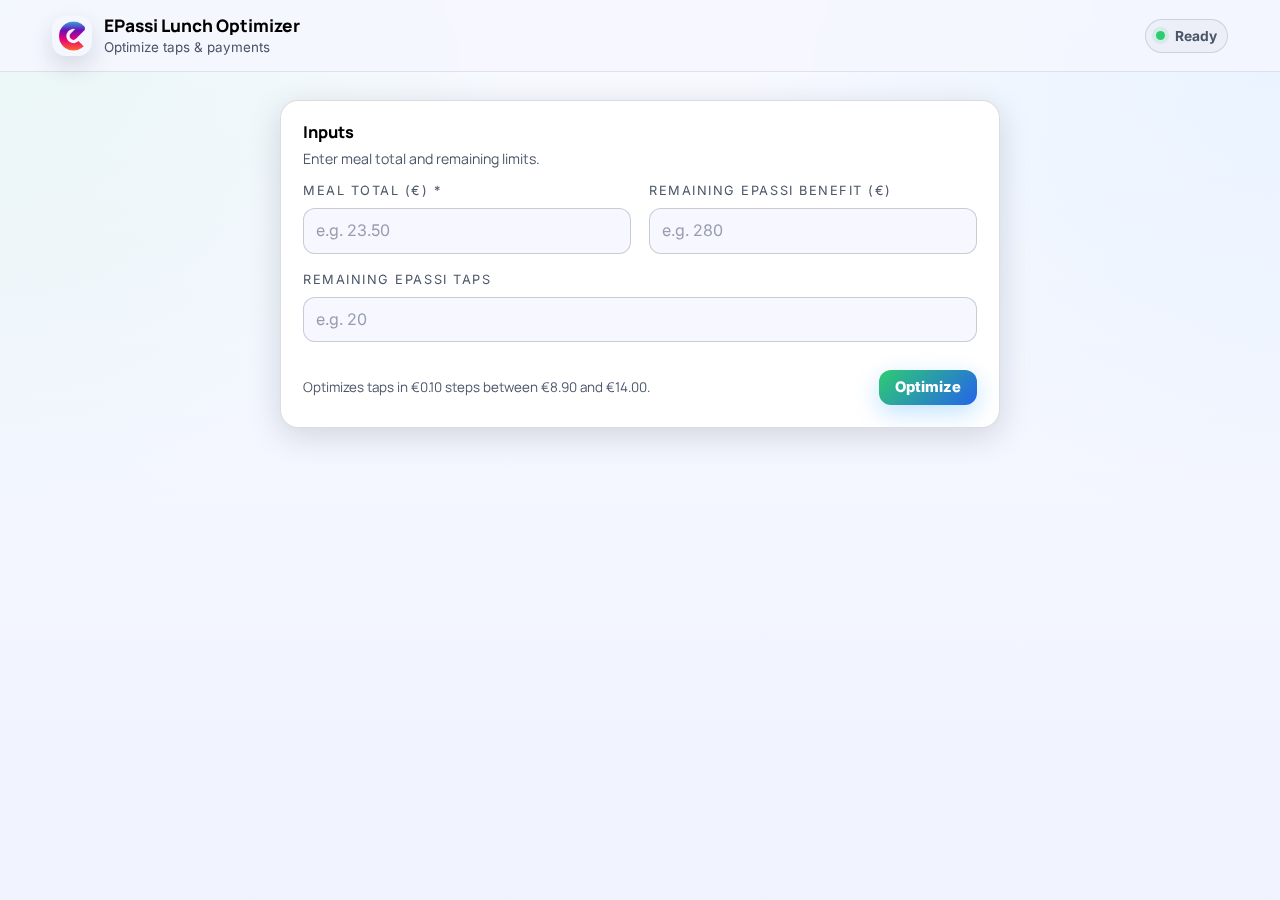
<file: EPassi/index.html>
<!-- index.html -->
<!doctype html>
<html lang="en">
  <head>
    <meta charset="UTF-8" />
    <meta name="viewport" content="width=device-width, initial-scale=1.0" />
    <title>EPassi Optimizer</title>

    <link rel="preconnect" href="https://fonts.googleapis.com" />
    <link rel="preconnect" href="https://fonts.gstatic.com" crossorigin />
    <link
      href="https://fonts.googleapis.com/css2?family=Inter:wght@400;500;600;700&family=Manrope:wght@500;700;800&display=swap"
      rel="stylesheet"
    />
    <link rel="stylesheet" href="styles.css" />
  </head>

  <body>
    <div class="app">
      <header class="topbar">
        <div class="shell topbar__inner">
          <div class="topbar__left">
            <img class="logo" src="epassi.png" alt="EPassi Lunch Optimizer" />
            <div class="topbar__titles">
              <h1 class="topbar__title">
                <span class="epassi-logo">EPassi</span> Lunch Optimizer
              </h1>
              <div class="topbar__subtitle">Optimize taps & payments</div>
            </div>
          </div>

          <div class="topbar__right" title="Ready">
            <span class="status-dot" aria-hidden="true"></span>
            <span class="status-text">Ready</span>
          </div>
        </div>
      </header>

      <div class="topbar-spacer" aria-hidden="true"></div>

      <main class="shell main">
        <section class="grid grid--solo" id="app-grid">
          <section class="left" id="left-col">
            <section class="card card--inputs" id="inputs-card">
              <div class="card__header">
                <h2 class="card__title">Inputs</h2>
                <p class="card__hint">Enter meal total and remaining limits.</p>
              </div>

              <div class="card__body">
                <form
                  class="form"
                  id="optimizer-form"
                  autocomplete="off"
                  onsubmit="return false;"
                >
                  <div class="form__grid">
                    <div class="field">
                      <label for="meal-total">Meal total (€) *</label>
                      <div class="control">
                        <input
                          type="number"
                          id="meal-total"
                          step="0.01"
                          placeholder="e.g. 23.50"
                          required
                        />
                      </div>
                    </div>

                    <div class="field">
                      <label for="remaining-benefit"
                        >Remaining EPassi benefit (€)</label
                      >
                      <div class="control">
                        <input
                          type="number"
                          id="remaining-benefit"
                          step="0.01"
                          min="0"
                          placeholder="e.g. 280"
                        />
                      </div>
                    </div>

                    <div class="field field--full">
                      <label for="remaining-taps">Remaining EPassi taps</label>
                      <div class="control">
                        <input
                          type="number"
                          id="remaining-taps"
                          min="0"
                          step="1"
                          placeholder="e.g. 20"
                        />
                      </div>
                    </div>
                  </div>

                  <div class="form__footer">
                    <div class="form__tip">
                      Optimizes taps in €0.10 steps between €8.90 and €14.00.
                    </div>
                    <button
                      id="optimize-btn"
                      class="btn btn--primary"
                      type="button"
                    >
                      Optimize
                    </button>
                  </div>
                </form>
              </div>
            </section>

            <section
              class="card card--plan"
              id="results-section"
              style="display: none"
            >
              <div class="card__header">
                <h2 class="card__title">Payment plan</h2>
                <p class="card__hint">Summary of the optimal split.</p>
              </div>

              <div class="card__body">
                <div class="summary">
                  <div class="summary-grid" id="plan-summary"></div>
                </div>

                <div class="actions">
                  <button
                    id="reset-done"
                    class="btn btn--ghost"
                    type="button"
                    style="display: none"
                  >
                    Reset done
                  </button>
                  <button id="clear-plan" class="btn btn--ghost" type="button">
                    Clear plan
                  </button>
                </div>
              </div>
            </section>
          </section>

          <section class="right" id="right-col">
            <section
              class="card card--steps"
              id="payment-taps-section"
              style="display: none"
            >
              <div class="card__header">
                <h2 class="card__title">Payment steps</h2>
                <p class="card__hint">
                  Swipe left to mark done — completed moves to the bottom.
                </p>
              </div>

              <div class="card__body card__body--steps" id="steps-body">
                <div class="steps" id="payment-plan"></div>
              </div>
            </section>
          </section>
        </section>

        <footer class="footer">
        </footer>
      </main>
    </div>

    <template id="tpl-summary-card">
      <div class="summary-card">
        <div class="summary-card__content">
          <div class="summary-card__label"></div>
          <div class="summary-card__value"></div>
          <div class="summary-card__sub"></div>
        </div>
      </div>
    </template>

    <template id="tpl-step-epassi">
      <div class="step-card step-card--epassi" role="button" tabindex="0">
        <div class="step-card__main">
          <div class="step-card__label"></div>
          <div class="step-card__amount"></div>
          <div class="step-chips">
            <span class="chip chip--company"></span>
            <span class="chip chip--salary"></span>
          </div>
        </div>
        <span class="step-card__badge">Done</span>
      </div>
    </template>

    <template id="tpl-step-personal">
      <div class="step-card step-card--personal" role="button" tabindex="0">
        <div class="step-card__main">
          <div class="step-card__label"></div>
          <div class="step-card__amount"></div>
          <div class="step-chips">
            <span class="chip chip--plain"></span>
          </div>
        </div>
        <span class="step-card__badge">Done</span>
      </div>
    </template>

    <script src="app.js"></script>
  </body>
</html>
</file>
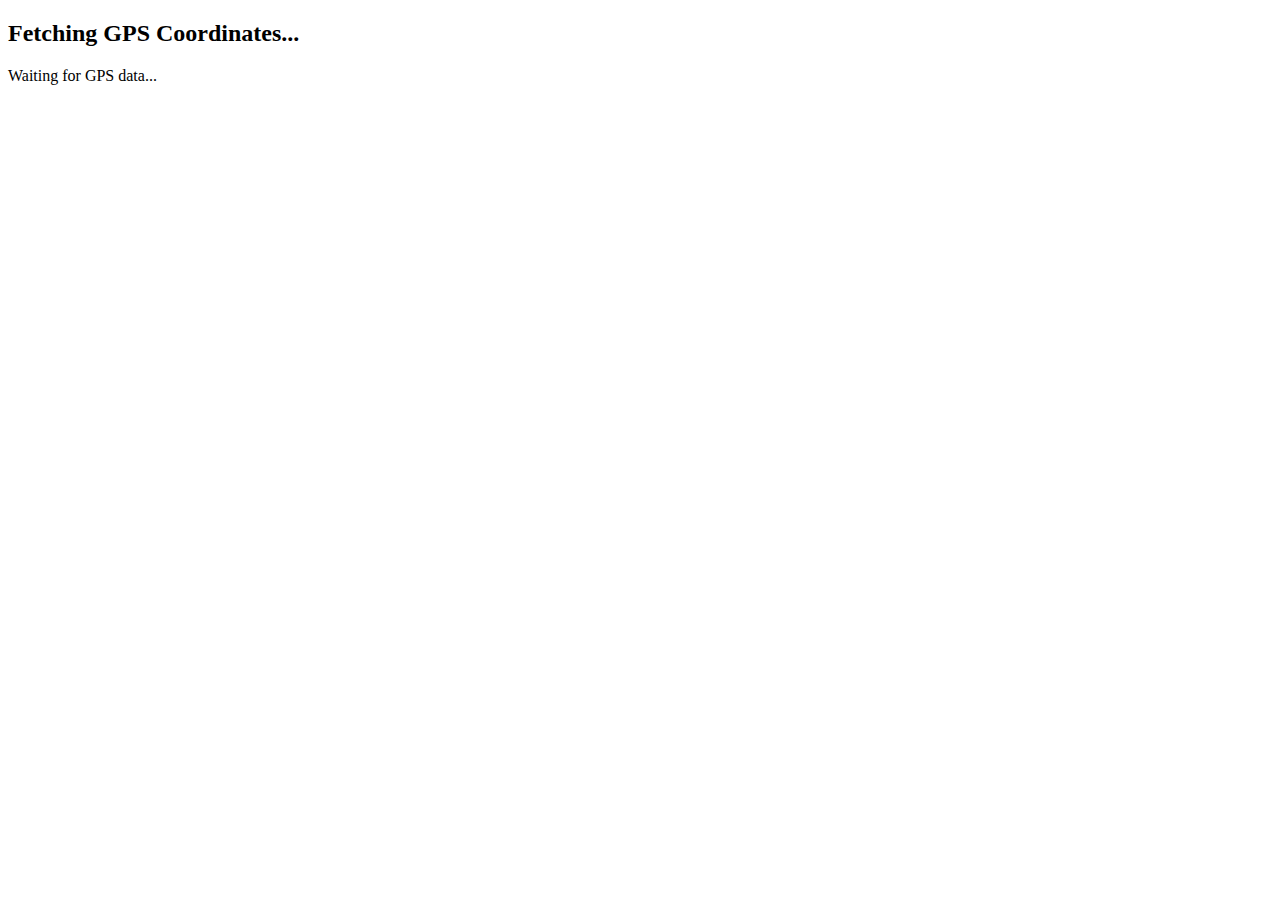
<file: Masjid Finder/index.html>
<!DOCTYPE html>
<html>
<head>
    <title>GPS Coordinates</title>
    <script>
        function getLocation() {
            if (navigator.geolocation) {
                navigator.geolocation.getCurrentPosition(sendPosition, showError);
            } else {
                alert("Geolocation is not supported by this browser.");
            }
        }

        function sendPosition(position) {
            fetch('/get_location', {
                method: 'POST',
                headers: {
                    'Content-Type': 'application/json'
                },
                body: JSON.stringify({
                    latitude: position.coords.latitude,
                    longitude: position.coords.longitude
                })
            })
            .then(response => response.json())
            .then(data => {
                document.getElementById("output").innerText = "Latitude: " + data.latitude + ", Longitude: " + data.longitude;
            })
            .catch(error => console.error('Error:', error));
        }

        function showError(error) {
            alert("Error getting location: " + error.message);
        }
    </script>
</head>
<body onload="getLocation()">
    <h2>Fetching GPS Coordinates...</h2>
    <p id="output">Waiting for GPS data...</p>
</body>
</html>
</file>
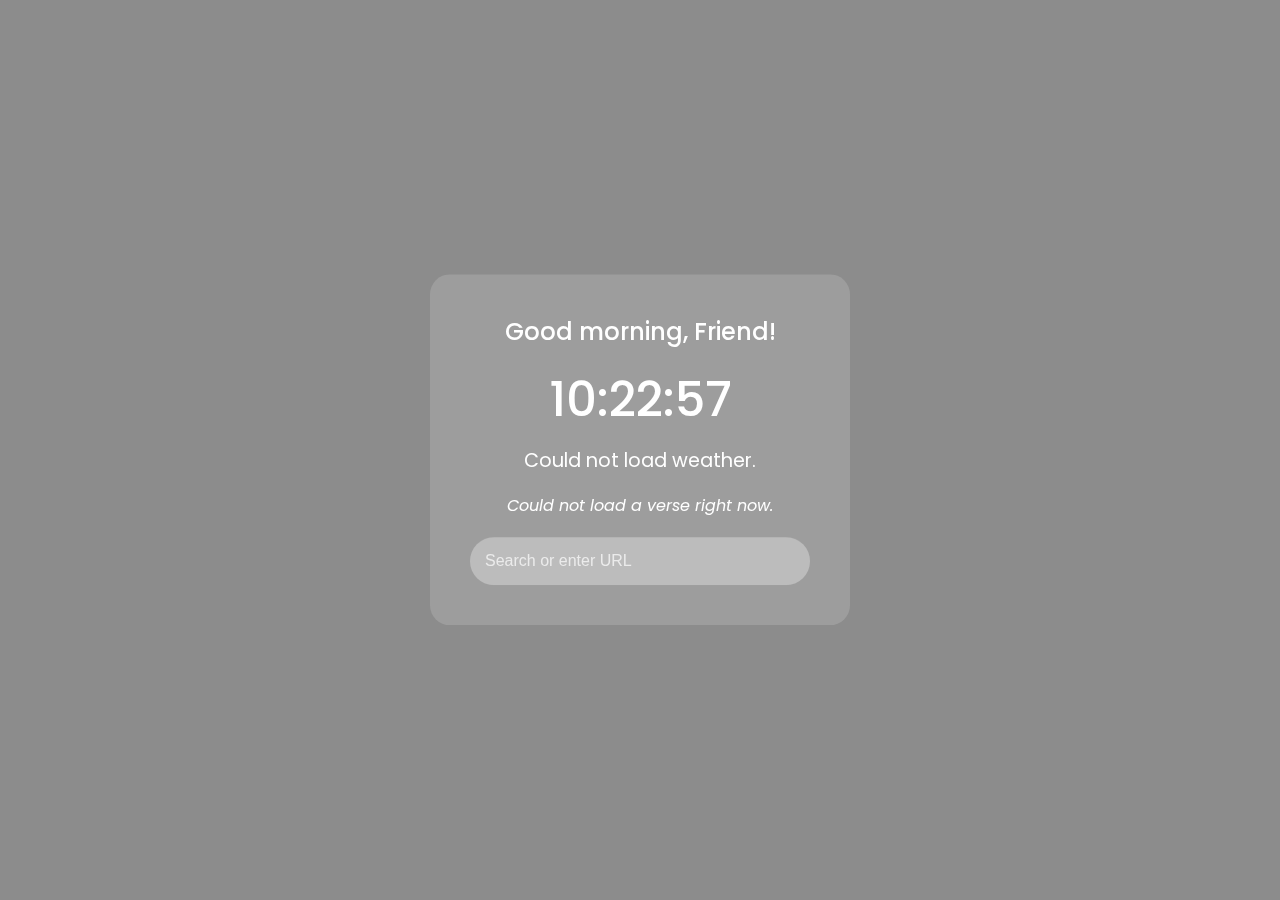
<file: Chrome Extention/newtab.html>
<!DOCTYPE html>
<html lang="en">
<head>
  <meta charset="UTF-8" />
  <title>Custom New Tab</title>

  <!-- Optional Google Font -->
  <link
    rel="stylesheet"
    href="https://fonts.googleapis.com/css2?family=Poppins:wght@300;500;700&display=swap"
  />
  <link rel="stylesheet" href="style.css" />
</head>
<body>
  <!-- The background video and overlay -->
  <video id="bg-video" class="bg-video" autoplay muted loop></video>
  <div class="background-overlay"></div>

  <!-- Glass container for the rest of your content (time, weather, etc.) -->
  <div class="glass-container">
    <div class="greeting" id="greeting"></div>
    <div class="time" id="time"></div>
    <div class="weather" id="weather"></div>

    <!-- Verse/Hadith area -->
    <div class="verse-container">
      <div id="verse-text"></div>
      <div id="verse-reference"></div>
    </div>

    <!-- Search bar -->
    <div class="search-container">
      <input type="text" id="search-box" placeholder="Search or enter URL" />
    </div>
  </div>

  <script src="script.js"></script>
</body>
</html>
</file>
<file: EPassi/styles.css>
/* styles.css */
:root {
  --bg-body: #050812;
  --bg-body-alt: #050a16;
  --text-main: #e9eefb;
  --text-soft: #a7b0c6;
  --text-strong: #ffffff;
  --card-bg: #080d1b;
  --card-border: rgba(120, 136, 175, 0.35);
  --accent: #46d08f;
  --accent-soft: rgba(70, 208, 143, 0.2);
  --blue: #35a2ff;
  --blue-soft: rgba(53, 162, 255, 0.18);
  --orange: #ffb347;
  --orange-soft: rgba(255, 179, 71, 0.18);
  --shadow-soft: 0 18px 45px rgba(0, 0, 0, 0.5);
  --radius-lg: 18px;
  --radius-md: 12px;
  --font-main: "Manrope", "Inter", system-ui, -apple-system, Segoe UI, Roboto, Arial, sans-serif;
  --font-ui: "Inter", system-ui, -apple-system, Segoe UI, Roboto, Arial, sans-serif;
  --shell-width: 1220px;
  --s1: 6px;
  --s2: 10px;
  --s3: 14px;
  --s4: 18px;
  --s5: 22px;
  --s6: 28px;
  --s7: 36px;
  --ring: 0 0 0 1px rgba(85, 172, 255, 0.9);
  --topbar-h: 72px;
}

@media (prefers-color-scheme: light) {
  :root {
    --bg-body: #f8faff;
    --bg-body-alt: #f0f3ff;
    --text-main: #050816;
    --text-soft: #4a5568;
    --text-strong: #000000;
    --card-bg: #ffffff;
    --card-border: rgba(15, 23, 42, 0.15);
    --shadow-soft: 0 8px 32px rgba(15, 23, 42, 0.15);
    --accent: #2ecc71;
    --accent-soft: rgba(46, 204, 113, 0.15);
    --blue: #2563eb;
    --blue-soft: rgba(37, 99, 235, 0.15);
    --orange: #f97316;
    --orange-soft: rgba(249, 115, 22, 0.15);
  }

  input[type="number"],
  input[type="text"] {
    background: #ffffff;
    border-color: rgba(15, 23, 42, 0.25);
  }

  input:focus {
    background: #ffffff;
  }

  .btn--primary {
    color: #ffffff;
  }

  .btn--ghost {
    border-color: rgba(15, 23, 42, 0.3);
  }

  .btn--ghost:hover {
    background: rgba(15, 23, 42, 0.08);
  }
}

*,
*::before,
*::after {
  box-sizing: border-box;
}

html,
body {
  height: 100%;
  width: 100%;
  overflow-x: hidden;
}

body {
  margin: 0;
  font-family: var(--font-main);
  color: var(--text-main);
  background: var(--bg-body);
}

body::before {
  content: "";
  position: fixed;
  inset: 0;
  z-index: 0;
  pointer-events: none;
  background:
    radial-gradient(900px 900px at 0% 0%, #1b2340 0, transparent 60%),
    radial-gradient(900px 900px at 100% 0%, #13263b 0, transparent 60%),
    radial-gradient(700px 700px at 10% 15%, rgba(70, 208, 143, 0.16), transparent 60%),
    radial-gradient(900px 900px at 90% 10%, rgba(53, 162, 255, 0.16), transparent 60%),
    linear-gradient(180deg, var(--bg-body) 0, var(--bg-body-alt) 100%);
  background-repeat: no-repeat;
  background-size: cover;
  transform: translateZ(0);
}

@media (prefers-color-scheme: light) {
  body::before {
    background:
      radial-gradient(900px 900px at 0% 0%, rgba(70, 208, 143, 0.08), transparent 60%),
      radial-gradient(900px 900px at 100% 0%, rgba(53, 162, 255, 0.08), transparent 60%),
      linear-gradient(180deg, var(--bg-body) 0, var(--bg-body-alt) 100%);
  }
}

body::after {
  content: "";
  position: fixed;
  inset: 0;
  z-index: 0;
  pointer-events: none;
  opacity: 0.1;
  background-image: url("data:image/svg+xml,%3Csvg xmlns='http://www.w3.org/2000/svg' width='180' height='180'%3E%3Cfilter id='n'%3E%3CfeTurbulence type='fractalNoise' baseFrequency='.8' numOctaves='4' stitchTiles='stitch'/%3E%3C/filter%3E%3Crect width='180' height='180' filter='url(%23n)' opacity='.4'/%3E%3C/svg%3E");
  background-repeat: repeat;
  transform: translateZ(0);
  mix-blend-mode: soft-light;
}

.app {
  position: relative;
  z-index: 1;
}

.shell {
  width: 100%;
  max-width: var(--shell-width);
  margin: 0 auto;
  padding: 0 var(--s5);
  box-sizing: border-box;
}

.main {
  padding-top: 0;
  padding-bottom: var(--s7);
}

.topbar {
  position: sticky;
  top: 0;
  height: var(--topbar-h);
  z-index: 1000;
  border-bottom: 1px solid rgba(88, 102, 138, 0.3);
  background: rgba(5, 8, 18, 0.72);
  backdrop-filter: blur(18px);
  -webkit-backdrop-filter: blur(18px);
}

@media (prefers-color-scheme: light) {
  .topbar {
    background: rgba(245, 247, 255, 0.82);
    border-bottom: 1px solid rgba(15, 23, 42, 0.1);
  }
}

.topbar__inner {
  height: 100%;
  display: flex;
  align-items: center;
  justify-content: space-between;
  gap: var(--s4);
}

.topbar__left {
  display: flex;
  align-items: center;
  gap: 12px;
  min-width: 0;
}

.logo {
  width: 40px;
  height: 40px;
  border-radius: 14px;
  display: block;
  object-fit: contain;
  object-position: center;
  flex: 0 0 auto;
}

@media (prefers-color-scheme: light) {
  .logo {
    box-shadow: 0 10px 24px rgba(15, 23, 42, 0.14);
  }
}

.topbar__titles {
  min-width: 0;
  display: flex;
  flex-direction: column;
  gap: 4px;
}

.topbar__title {
  margin: 0;
  font-size: 1.08rem;
  line-height: 1.15;
  font-weight: 900;
  color: var(--text-strong);
  white-space: nowrap;
  overflow: hidden;
  text-overflow: ellipsis;
}

.topbar__subtitle {
  font-family: var(--font-ui);
  font-size: 0.84rem;
  color: var(--text-soft);
  line-height: 1.2;
  white-space: nowrap;
  overflow: hidden;
  text-overflow: ellipsis;
}

.topbar__right {
  display: flex;
  align-items: center;
  gap: 10px;
  padding: 8px 10px;
  border-radius: 999px;
  border: 1px solid rgba(120, 136, 175, 0.3);
  background: rgba(255, 255, 255, 0.03);
  color: var(--text-soft);
  font-family: var(--font-ui);
  font-weight: 700;
  font-size: 0.86rem;
  flex: 0 0 auto;
}

@media (prefers-color-scheme: light) {
  .topbar__right {
    background: rgba(15, 23, 42, 0.03);
  }
}

.status-dot {
  width: 9px;
  height: 9px;
  border-radius: 999px;
  background: var(--accent);
  box-shadow: 0 0 0 4px rgba(70, 208, 143, 0.14);
}

.topbar-spacer {
  height: var(--s6);
}

.grid {
  display: grid;
  grid-template-columns: minmax(0, 1fr) minmax(0, 1fr);
  gap: var(--s6);
  align-items: start;
}

.grid--solo {
  grid-template-columns: minmax(0, 720px);
  justify-content: center;
}

.grid--solo .right {
  display: none;
}

.left {
  display: flex;
  flex-direction: column;
  gap: var(--s6);
}

.right {
  display: flex;
  flex-direction: column;
  width: 100%;
}

/* Only animate on desktop when in two-column layout */
@media (min-width: 981px) {
  .grid:not(.grid--solo) .left {
    animation: slideInLeft 0.8s cubic-bezier(0.32, 0.72, 0.26, 1);
  }

  .grid:not(.grid--solo) .right {
    animation: slideInRight 0.8s cubic-bezier(0.32, 0.72, 0.26, 1);
  }
}

@keyframes slideInLeft {
  from {
    opacity: 0;
    transform: translateX(-40px);
  }
  to {
    opacity: 1;
    transform: translateX(0);
  }
}

@keyframes slideInRight {
  from {
    opacity: 0;
    transform: translateX(60px);
  }
  to {
    opacity: 1;
    transform: translateX(0);
  }
}

.card {
  border-radius: var(--radius-lg);
  border: 1px solid var(--card-border);
  background: var(--card-bg);
  box-shadow: var(--shadow-soft);
  overflow: hidden;
}

.card.hidden {
  opacity: 0;
  pointer-events: none;
}

.card__header {
  padding: var(--s5);
  padding-bottom: var(--s3);
}

.card__title {
  margin: 0;
  font-size: 1.02rem;
  font-weight: 900;
  color: var(--text-strong);
  line-height: 1.2;
}

.card__hint {
  margin: var(--s1) 0 0 0;
  color: var(--text-soft);
  font-size: 0.88rem;
  line-height: 1.45;
}

.card__body {
  padding: 0 var(--s5) var(--s5);
}

.card__body--steps {
  overflow: auto;
  max-height: none;
  padding: var(--s2) var(--s5) var(--s5);
}

.form {
  display: flex;
  flex-direction: column;
  gap: var(--s4);
}

.form__grid {
  display: grid;
  grid-template-columns: repeat(2, minmax(0, 1fr));
  gap: var(--s4);
}

.field {
  display: flex;
  flex-direction: column;
  gap: var(--s2);
  min-width: 0;
}

.field--full {
  grid-column: 1 / -1;
}

.field label {
  font-family: var(--font-ui);
  font-size: 0.8rem;
  text-transform: uppercase;
  letter-spacing: 0.12em;
  color: var(--text-soft);
  line-height: 1.2;
}

.control {
  min-width: 0;
}

input[type="number"],
input[type="text"] {
  width: 100%;
  padding: 12px;
  border-radius: var(--radius-md);
  border: 1px solid rgba(120, 136, 175, 0.45);
  background: rgba(5, 8, 18, 0.82);
  color: var(--text-main);
  font-family: var(--font-ui);
  font-size: 16px;
  outline: none;
  line-height: 1.2;
  transition: border-color 0.16s ease, box-shadow 0.16s ease, background 0.16s ease;
}

@media (prefers-color-scheme: light) {
  input[type="number"],
  input[type="text"] {
    background: #f7f8ff;
    border-color: rgba(15, 23, 42, 0.2);
    color: var(--text-main);
  }
}

input::placeholder {
  color: rgba(167, 176, 195, 0.8);
}

@media (prefers-color-scheme: light) {
  input::placeholder {
    color: rgba(87, 96, 122, 0.6);
  }
}

input:focus {
  border-color: var(--blue);
  box-shadow: var(--ring);
  background: #050814;
}

@media (prefers-color-scheme: light) {
  input:focus {
    background: #ffffff;
  }
}

.form__footer {
  display: flex;
  align-items: center;
  justify-content: space-between;
  gap: var(--s4);
  padding-top: var(--s2);
}

.form__tip {
  font-size: 0.84rem;
  color: var(--text-soft);
  line-height: 1.35;
  max-width: 44ch;
}

.btn {
  appearance: none;
  border: none;
  cursor: pointer;
  border-radius: var(--radius-md);
  padding: 10px 16px;
  font-family: var(--font-ui);
  font-size: 0.92rem;
  font-weight: 800;
  display: inline-flex;
  align-items: center;
  justify-content: center;
  gap: 8px;
  line-height: 1;
  transition: background 0.15s ease, transform 0.1s ease, box-shadow 0.15s ease;
}

.btn:active {
  transform: translateY(1px);
}

.btn--primary {
  background: linear-gradient(135deg, var(--accent), var(--blue));
  color: #04101a;
  box-shadow: 0 12px 30px rgba(0, 0, 0, 0.55);
}

@media (prefers-color-scheme: light) {
  .btn--primary {
    color: #ffffff;
    box-shadow: 0 8px 24px rgba(53, 162, 255, 0.3);
  }
}

.btn--ghost {
  background: transparent;
  color: var(--text-main);
  border: 1px solid rgba(120, 136, 175, 0.55);
}

.btn--ghost:hover {
  background: rgba(255, 255, 255, 0.03);
}

@media (prefers-color-scheme: light) {
  .btn--ghost {
    border-color: rgba(15, 23, 42, 0.25);
  }

  .btn--ghost:hover {
    background: rgba(15, 23, 42, 0.05);
  }
}

.summary {
  padding-top: var(--s2);
}

.summary-grid {
  display: grid;
  grid-template-columns: repeat(2, minmax(0, 1fr));
  gap: var(--s3);
}

.summary-card {
  border-radius: var(--radius-md);
  border: 1px solid rgba(120, 136, 175, 0.55);
  background: rgba(3, 7, 18, 0.85);
  padding: var(--s4);
  min-width: 0;
  display: flex;
  align-items: flex-start;
  justify-content: space-between;
  gap: var(--s3);
}

@media (prefers-color-scheme: light) {
  .summary-card {
    background: #ffffff;
    border-color: rgba(15, 23, 42, 0.15);
    box-shadow: 0 2px 8px rgba(15, 23, 42, 0.1);
  }
}

.summary-card__content {
  flex: 1;
  min-width: 0;
}

.summary-card__hint {
  opacity: 1;
  transform: rotate(0deg) scale(1);
  transition: opacity 0.3s ease, transform 0.3s ease;
  flex: 0 0 auto;
  display: flex;
  align-items: center;
  justify-content: center;
  width: 16px;
  height: 16px;
  color: var(--text-soft);
  pointer-events: none;
}

/* Show hint and rotate on hover for expandable cards on desktop */
@media (min-width: 981px) {
  .summary-card--warn.has-sub:hover .summary-card__hint {
    transform: rotate(180deg);
  }
}

.summary-card__label {
  font-size: 0.78rem;
  text-transform: uppercase;
  letter-spacing: 0.14em;
  color: var(--text-soft);
  font-family: var(--font-ui);
  line-height: 1.2;
  white-space: nowrap;
  overflow: hidden;
  text-overflow: ellipsis;
}

.summary-card__value {
  margin-top: var(--s2);
  font-size: 1.22rem;
  font-weight: 900;
  line-height: 1.15;
  word-break: break-word;
}

.summary-card__sub {
  margin-top: var(--s2);
  font-size: 0.86rem;
  color: var(--text-soft);
  line-height: 1.25;
  display: none;
}

.summary-card.has-sub .summary-card__sub {
  display: block;
}

/* Desktop: hide sub text by default and show on hover for warn cards */
@media (min-width: 981px) {
  .summary-card--warn.has-sub .summary-card__sub {
    display: block;
    max-height: 0;
    opacity: 0;
    margin-top: 0;
    overflow: hidden;
    transition: all 0.45s cubic-bezier(0.4, 0, 0.2, 1);
  }

  .summary-card--warn.has-sub:hover .summary-card__sub {
    max-height: 100px;
    opacity: 1;
    margin-top: var(--s2);
  }
}

/* Mobile: expand on click/tap */
@media (max-width: 980px) {
  .summary-card--warn.has-sub .summary-card__sub {
    display: block;
    max-height: 0;
    opacity: 0;
    margin-top: 0;
    overflow: hidden;
    transition: all 0.45s cubic-bezier(0.4, 0, 0.2, 1);
  }

  .summary-card--warn.has-sub.expanded .summary-card__sub {
    max-height: 100px;
    opacity: 1;
    margin-top: var(--s2);
  }
}

.summary-card--good .summary-card__value {
  color: var(--accent);
}

.summary-card--warn .summary-card__value {
  color: var(--orange);
}

.summary-card--info .summary-card__value {
  color: var(--blue);
}

.steps {
  display: flex;
  flex-direction: column;
  gap: var(--s3);
  padding-bottom: var(--s2);
}

.step-card {
  border-radius: var(--radius-md);
  border: 1px solid rgba(120, 136, 175, 0.55);
  background: rgba(5, 9, 20, 0.95);
  padding: var(--s4);
  display: flex;
  align-items: flex-start;
  justify-content: space-between;
  gap: var(--s4);
  cursor: pointer;
  position: relative;
  overflow: hidden;
  max-width: 100%;
  transition: background 0.18s ease, border-color 0.18s ease, opacity 0.18s ease, transform 0.12s ease;
  --swipe-progress: 0;
  touch-action: pan-y;
}

.step-card:active {
  transform: translateY(1px);
}

@media (prefers-color-scheme: light) {
  .step-card {
    background: #ffffff;
    border-color: rgba(15, 23, 42, 0.15);
    box-shadow: 0 2px 8px rgba(15, 23, 42, 0.08);
  }
}

.step-card--epassi {
  border-left: 4px solid rgba(70, 208, 143, 0.95);
}

.step-card--personal {
  border-left: 4px solid rgba(53, 162, 255, 0.95);
}

.step-card::before {
  content: "";
  position: absolute;
  inset: 0;
  background: linear-gradient(90deg, rgba(70, 208, 143, 0.2), transparent 55%);
  opacity: 0;
  transition: opacity 0.18s ease;
  transform: translateX(calc(var(--swipe-progress) * 100% - 100%));
}

.step-card--personal::before {
  background: linear-gradient(90deg, rgba(53, 162, 255, 0.18), transparent 55%);
}

.step-card:hover::before {
  opacity: 0.5;
}

.step-card__main {
  display: flex;
  flex-direction: column;
  gap: var(--s1);
  position: relative;
  z-index: 1;
  min-width: 0;
}

.step-card__label {
  font-size: 0.78rem;
  text-transform: uppercase;
  letter-spacing: 0.14em;
  font-family: var(--font-ui);
  color: var(--text-soft);
  line-height: 1.2;
}

.step-card__amount {
  font-size: 1.16rem;
  font-weight: 900;
  line-height: 1.15;
  color: var(--text-strong);
}

.step-chips {
  display: flex;
  flex-wrap: wrap;
  gap: var(--s2);
  margin-top: var(--s2);
}

.chip {
  font-family: var(--font-ui);
  font-size: 0.78rem;
  padding: 6px 10px;
  border-radius: 999px;
  border: 1px solid rgba(120, 136, 175, 0.55);
  line-height: 1;
  white-space: nowrap;
}

@media (prefers-color-scheme: light) {
  .chip {
    border-color: rgba(15, 23, 42, 0.2);
    background: rgba(15, 23, 42, 0.04);
  }
}

.chip--company {
  border-color: rgba(70, 208, 143, 0.6);
  color: var(--accent);
  background: rgba(70, 208, 143, 0.1);
}

.chip--salary {
  border-color: rgba(255, 179, 71, 0.6);
  color: var(--orange);
  background: rgba(255, 179, 71, 0.1);
}

.chip--plain {
  border-color: rgba(53, 162, 255, 0.55);
  color: var(--blue);
  background: rgba(53, 162, 255, 0.1);
}

.step-card__badge {
  position: relative;
  z-index: 1;
  padding: 6px 10px;
  border-radius: 999px;
  font-size: 0.74rem;
  letter-spacing: 0.1em;
  text-transform: uppercase;
  font-family: var(--font-ui);
  background: var(--accent-soft);
  color: var(--accent);
  opacity: 0;
  transform: translateY(4px);
  transition: opacity 0.18s ease, transform 0.18s ease;
  flex: 0 0 auto;
}

.step-card.done {
  opacity: 0.45;
  background: rgba(3, 6, 14, 0.7);
}

@media (prefers-color-scheme: light) {
  .step-card.done {
    opacity: 0.45;
    background: rgba(15, 23, 42, 0.04);
  }
}

.step-card.done::before {
  opacity: 0;
}

.step-card.done .step-card__badge {
  opacity: 1;
  transform: translateY(0);
}

.actions {
  display: flex;
  flex-wrap: wrap;
  gap: var(--s3);
  margin-top: var(--s5);
}

.footer {
  margin-top: var(--s7);
  font-size: 0.86rem;
  color: var(--text-soft);
  text-align: center;
  padding-bottom: calc(var(--s7) + env(safe-area-inset-bottom));
}

.card--steps {
  height: auto;
}

@media (max-width: 720px) {
  .form__grid {
    grid-template-columns: 1fr;
  }

  .field--full {
    grid-column: auto;
  }

  .shell {
    padding: 0 var(--s4);
  }

  .form__footer {
    flex-direction: column;
    align-items: stretch;
  }

  .form__tip {
    max-width: none;
  }
}

@media (max-width: 560px) {
  .topbar__inner {
    padding: 12px 0;
  }

  .logo {
    width: 38px;
    height: 38px;
  }

  .topbar__subtitle {
    display: none;
  }

  .status-text {
    display: none;
  }

  .topbar__right {
    padding: 8px;
    gap: 0;
  }

  .topbar__title {
    font-size: 1rem;
  }

  .shell {
    padding: 0 var(--s4);
  }

  body {
    overflow-x: hidden;
  }
}

@media (max-width: 520px) {
  .summary-grid {
    grid-template-columns: 1fr;
  }
}

@media (max-width: 980px) {
  html,
  body {
    height: auto !important;
    overflow-y: auto !important;
    -webkit-overflow-scrolling: touch;
  }

  .app,
  .main,
  .grid,
  .left,
  .right {
    height: auto !important;
    overflow: visible !important;
  }

  .grid {
    grid-template-columns: 1fr;
    grid-auto-flow: row;
    gap: var(--s6);
  }

  .grid--solo {
    grid-template-columns: 1fr;
    justify-content: stretch;
  }

  .grid--solo .right {
    display: none;
  }

  .left {
    order: 1;
  }

  .right {
    order: 2;
  }

  #steps-body,
  .card__body--steps {
    max-height: none !important;
    height: auto !important;
    overflow: visible !important;
    padding-right: var(--s5);
    padding-left: var(--s5);
    padding-bottom: var(--s5);
  }
}

@media (prefers-reduced-motion: reduce) {
  *,
  *::before,
  *::after {
    transition: none !important;
    scroll-behavior: auto !important;
  }
}
</file>
<file: Chrome Extention/style.css>
/* 1. Reset and global styles */
* {
    margin: 0;
    padding: 0;
    box-sizing: border-box;
  }
  
  html, body {
    width: 100%;
    height: 100%;
  }
  
  body {
    font-family: 'Poppins', sans-serif; 
    overflow: hidden;
    color: #fff;
  }
  
  /* 2. Background video and overlay */
  .bg-video {
    position: fixed;
    top: 0;
    left: 0;
    width: 100%;
    height: 100%;
    object-fit: cover;
    z-index: -2;
  }
  
  .background-overlay {
    position: fixed;
    top: 0;
    left: 0;
    right: 0;
    bottom: 0;
    background: rgba(0, 0, 0, 0.45);
    z-index: -1;
  }
  
  /* 3. Glass container */
  .glass-container {
    position: absolute;
    top: 50%;
    left: 50%;
    transform: translate(-50%, -50%);
    background: rgba(255, 255, 255, 0.15);
    backdrop-filter: blur(10px);
    -webkit-backdrop-filter: blur(10px);
  
    border-radius: 20px;
    padding: 40px;
    width: 420px;
    max-width: 90%;
    text-align: center;
  }
  
  /* Example placeholders for your greeting, time, weather, etc. */
  .greeting {
    font-size: 1.5rem;
    margin-bottom: 15px;
    font-weight: 500;
  }
  
  .time {
    font-size: 3rem;
    font-weight: 500;
    margin-bottom: 10px;
  }
  
  .weather {
    font-size: 1.2rem;
    margin-bottom: 20px;
  }
  
  /* Verse/Hadith container */
  .verse-container {
    margin-bottom: 20px;
    font-style: italic;
  }
  
  #verse-text {
    font-size: 1rem;
    margin-bottom: 5px;
    line-height: 1.4;
  }
  
  #verse-reference {
    font-size: 0.9rem;
    opacity: 0.8;
  }
  
  /* Search container */
  .search-container {
    width: 100%;
  }
  
  #search-box {
    width: 100%;
    padding: 15px;
    font-size: 1rem;
    border: none;
    border-radius: 40px;
    outline: none;
    color: #fff;
    background: rgba(255, 255, 255, 0.2);
    backdrop-filter: blur(10px);
    -webkit-backdrop-filter: blur(10px);
    transition: background 0.3s, box-shadow 0.3s;
  }
  
  #search-box::placeholder {
    color: rgba(255, 255, 255, 0.7);
  }
  
  #search-box:hover,
  #search-box:focus {
    background: rgba(255, 255, 255, 0.3);
    box-shadow: 0 0 8px rgba(255, 255, 255, 0.4);
  }
</file>
